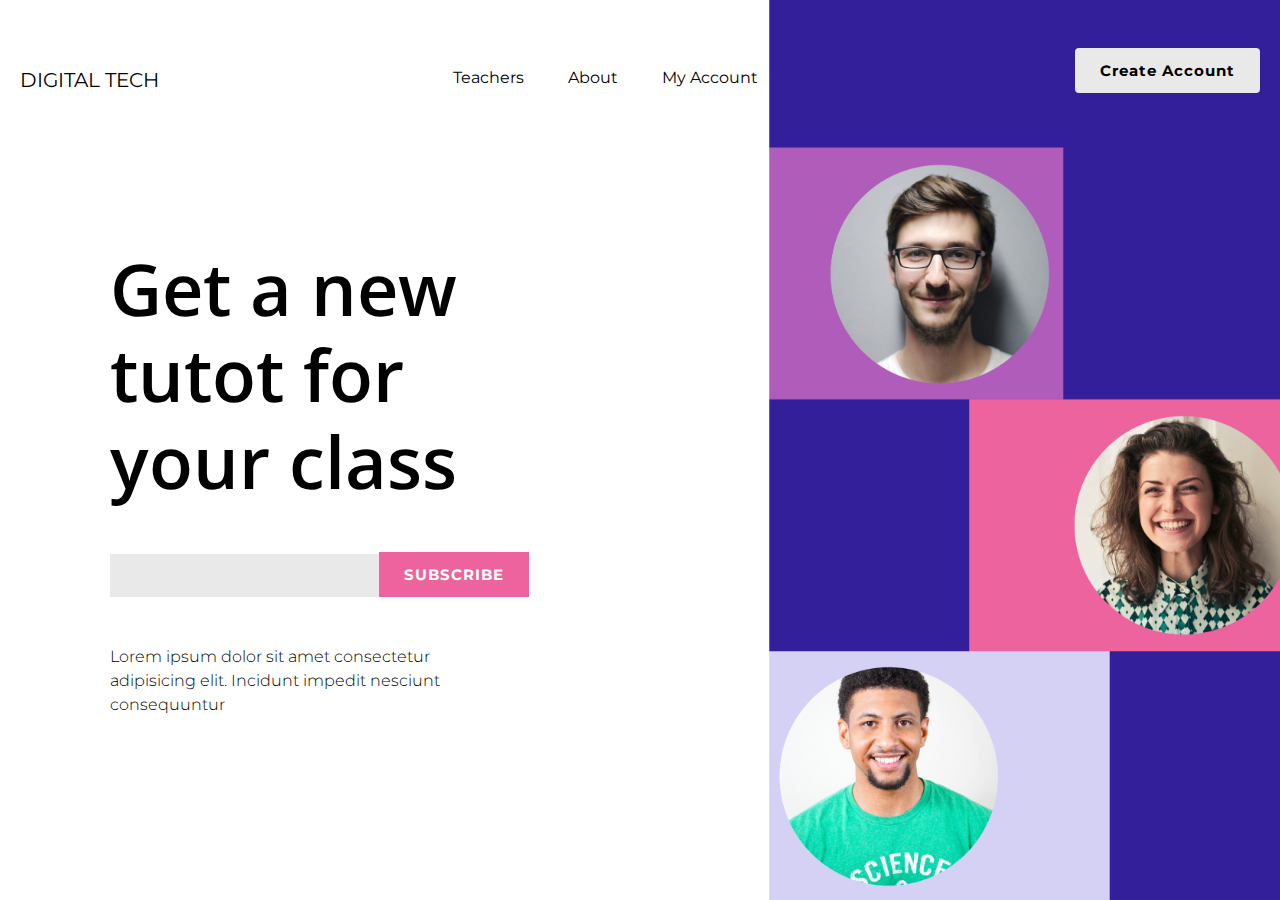
<file: index.html>
<!DOCTYPE html>
<html lang="en">
<head>
  <meta charset="UTF-8">
  <meta name="viewport" content="width=device-width, initial-scale=1.0">
  <link rel="stylesheet" href="https://use.fontawesome.com/releases/v5.6.1/css/all.css" integrity="sha384-gfdkjb5BdAXd+lj+gudLWI+BXq4IuLW5IT+brZEZsLFm++aCMlF1V92rMkPaX4PP" crossorigin="anonymous">
  <link rel="stylesheet" href="css/style.css">
  <title>Digital Teach | Welcome</title>
</head>
<body class="body-home">
  <header class="pt-5 pb-5">
    <div class="container">
      <div class="navbar-wrap">
        <div class="navbar-wrap-logo">
          <a class="large text-uppercase" href="index.html">Digital Tech</a>
        </div>
        <div class="navbar-wrap-menu">
          <ul>
            <li><a href="teachers.html">Teachers</a></li>
            <li><a href="about.html">About</a></li>
            <li><a href="login.html">My Account</a></li>
          </ul>
        </div>
        <div class="navbar-wrap-btn font-weight-normal">
          <a class="btn btn-gray" href="register.html">Create Account</a>
        </div>
      </div>
    </div>
  </header>

  <section id="home">
    <div class="container">
      <h1 class="display-3">Get a new<br>
      tutot for<br>
      your class<br></h1>
      <div class="subscribe mt-5 mb-5">
        <input class="form-control" type="text"><a class="btn btn-light text-uppercase" href="#">Subscribe</a>
      </div>
      <p>Lorem ipsum dolor sit amet consectetur adipisicing elit. Incidunt impedit nesciunt consequuntur</p>
    </div>
  </section>
</body>
</html>
</file>
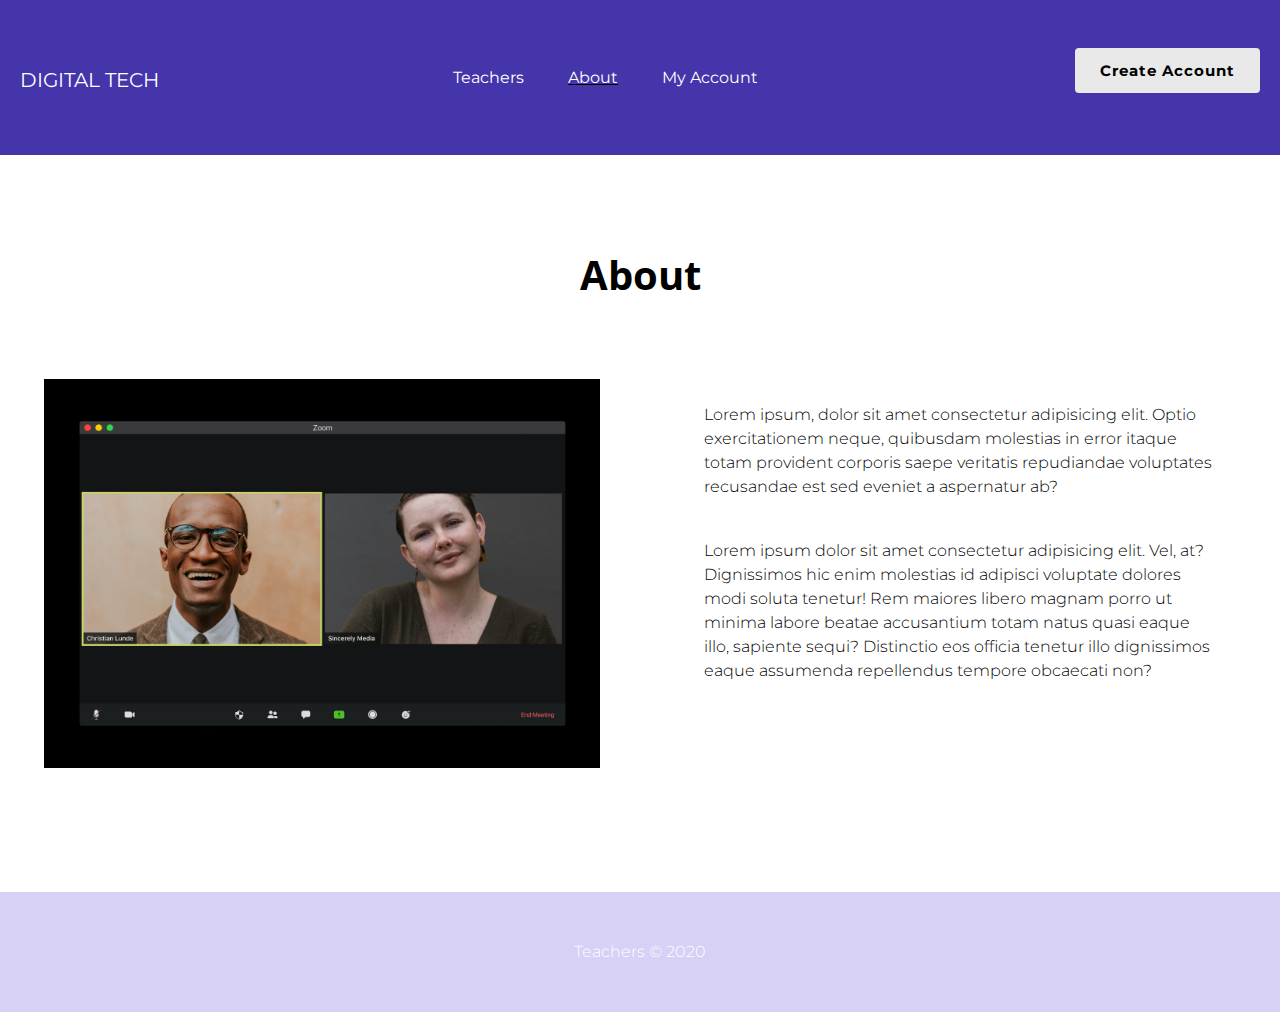
<file: about.html>
<!DOCTYPE html>
<html lang="en">
<head>
  <meta charset="UTF-8">
  <meta name="viewport" content="width=device-width, initial-scale=1.0">
  <link rel="stylesheet" href="https://use.fontawesome.com/releases/v5.6.1/css/all.css" integrity="sha384-gfdkjb5BdAXd+lj+gudLWI+BXq4IuLW5IT+brZEZsLFm++aCMlF1V92rMkPaX4PP" crossorigin="anonymous">
  <link rel="stylesheet" href="css/style.css">
  <title>Digital Teach | About</title>
</head>
<body>
  <header class="pt-5 pb-5 main-color">
    <div class="container">
      <div class="mainnavbar-wrap">
        <div class="mainnavbar-wrap-logo">
          <a class="large text-uppercase light-color" href="index.html">Digital Tech</a>
        </div>
        <div class="mainnavbar-wrap-menu">
          <ul>
            <li><a href="teachers.html">Teachers</a></li>
            <li class="current"><a href="about.html">About</a></li>
            <li><a href="login.html">My Account</a></li>
          </ul>
        </div>
        <div class="mainnavbar-wrap-btn">
          <a class="btn btn-gray" href="register.html">Create Account</a>
        </div>
      </div>
    </div>
  </header>

  <section id="about" class="pt-5 pb-5">
    <h1 class="font-weight-bold pt-5">About</h1>
    <div class="container pt-5 pb-5">
      <div class="about-wrap">
        <div class="about-wrap-box">
          <img class="p-4 w-100" src="img/about.jpg" alt="">
        </div>
        <div class="about-wrap-box p-5">
          <p class="pb-4">Lorem ipsum, dolor sit amet consectetur adipisicing elit. Optio exercitationem neque, quibusdam molestias in error itaque totam provident corporis saepe veritatis repudiandae voluptates recusandae est sed eveniet a aspernatur ab?</p>
          <p>Lorem ipsum dolor sit amet consectetur adipisicing elit. Vel, at? Dignissimos hic enim molestias id adipisci voluptate dolores modi soluta tenetur! Rem maiores libero magnam porro ut minima labore beatae accusantium totam natus quasi eaque illo, sapiente sequi? Distinctio eos officia tenetur illo dignissimos eaque assumenda repellendus tempore obcaecati non?</p>
        </div>
      </div>
    </div>
  </section>

  <footer id="mainfooter" class="text-center">
    <p class="p-5">Teachers &copy; 2020</p>
  </footer>
</body>
</html>
</file>
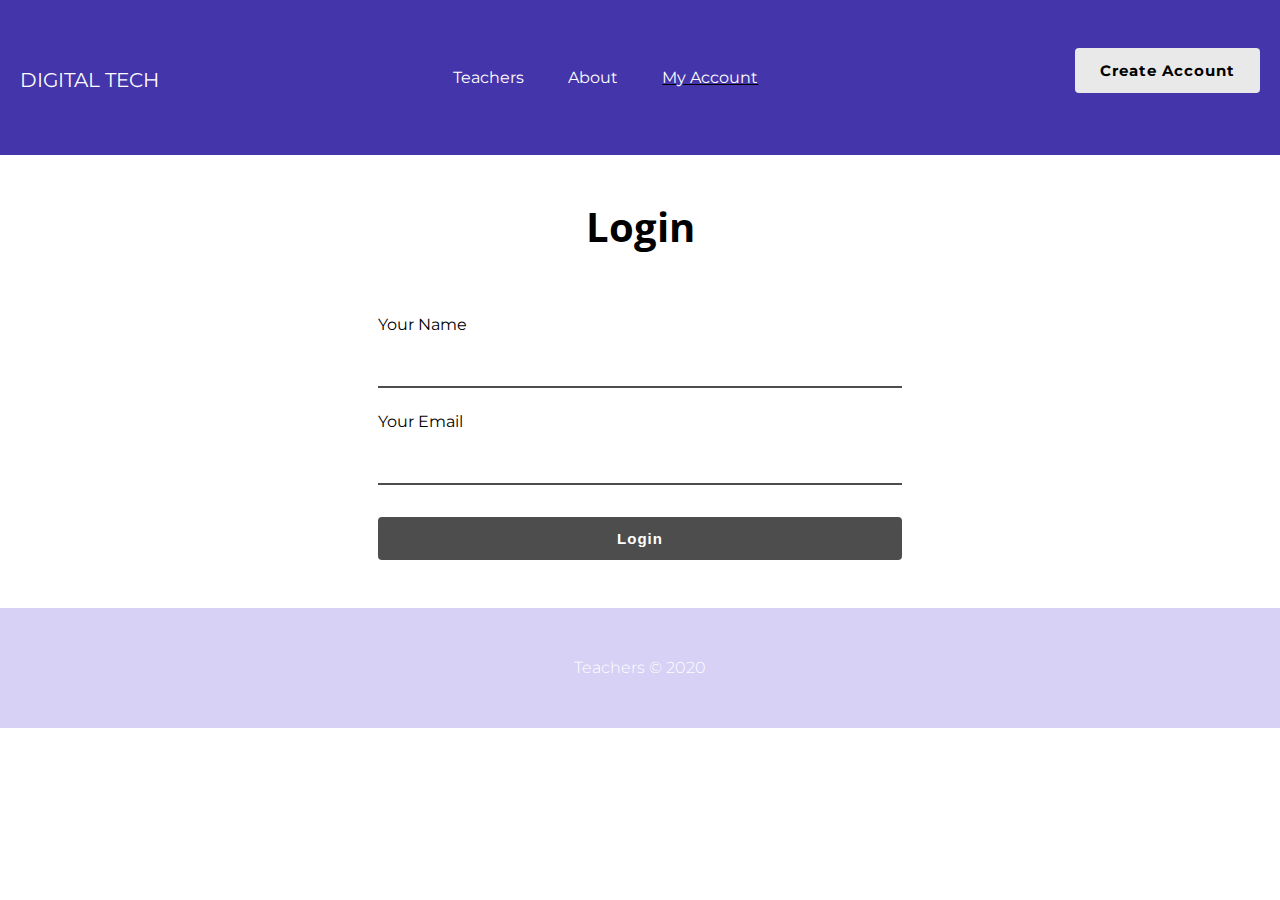
<file: login.html>
<!DOCTYPE html>
<html lang="en">
<head>
  <meta charset="UTF-8">
  <meta name="viewport" content="width=device-width, initial-scale=1.0">
  <link rel="stylesheet" href="https://use.fontawesome.com/releases/v5.6.1/css/all.css" integrity="sha384-gfdkjb5BdAXd+lj+gudLWI+BXq4IuLW5IT+brZEZsLFm++aCMlF1V92rMkPaX4PP" crossorigin="anonymous">
  <link rel="stylesheet" href="css/style.css">
  <title>Digital Teach | Login</title>
</head>
<body>
  <header class="pt-5 pb-5 main-color">
    <div class="container">
      <div class="mainnavbar-wrap">
        <div class="mainnavbar-wrap-logo">
          <a class="large text-uppercase light-color" href="index.html">Digital Tech</a>
        </div>
        <div class="mainnavbar-wrap-menu">
          <ul>
            <li><a href="teachers.html">Teachers</a></li>
            <li><a href="about.html">About</a></li>
            <li class="current"><a href="login.html">My Account</a></li>
          </ul>
        </div>
        <div class="mainnavbar-wrap-btn">
          <a class="btn btn-gray" href="register.html">Create Account</a>
        </div>
      </div>
    </div>
  </header>

  <section id="login">
    <div class="container">
      <h1 class="pt-5 font-weight-bold text-center">Login<h1></h1>
      <form action="" class="w-50 p-5 pb-5">
        <div class="form-group">
          <label for="name">Your Name</label>
          <input class="form-control" type="text">
        </div>
        <div class="form-group">
          <label for="email">Your Email</label>
          <input class="form-control" type="email">
        </div>
        <button class="btn btn-dark w-100 mt-3">Login</button>
      </form>
    </div>
  </section>

  <footer id="mainfooter" class="text-center">
    <p class="p-5">Teachers &copy; 2020</p>
  </footer>
</body>
</html>
</file>
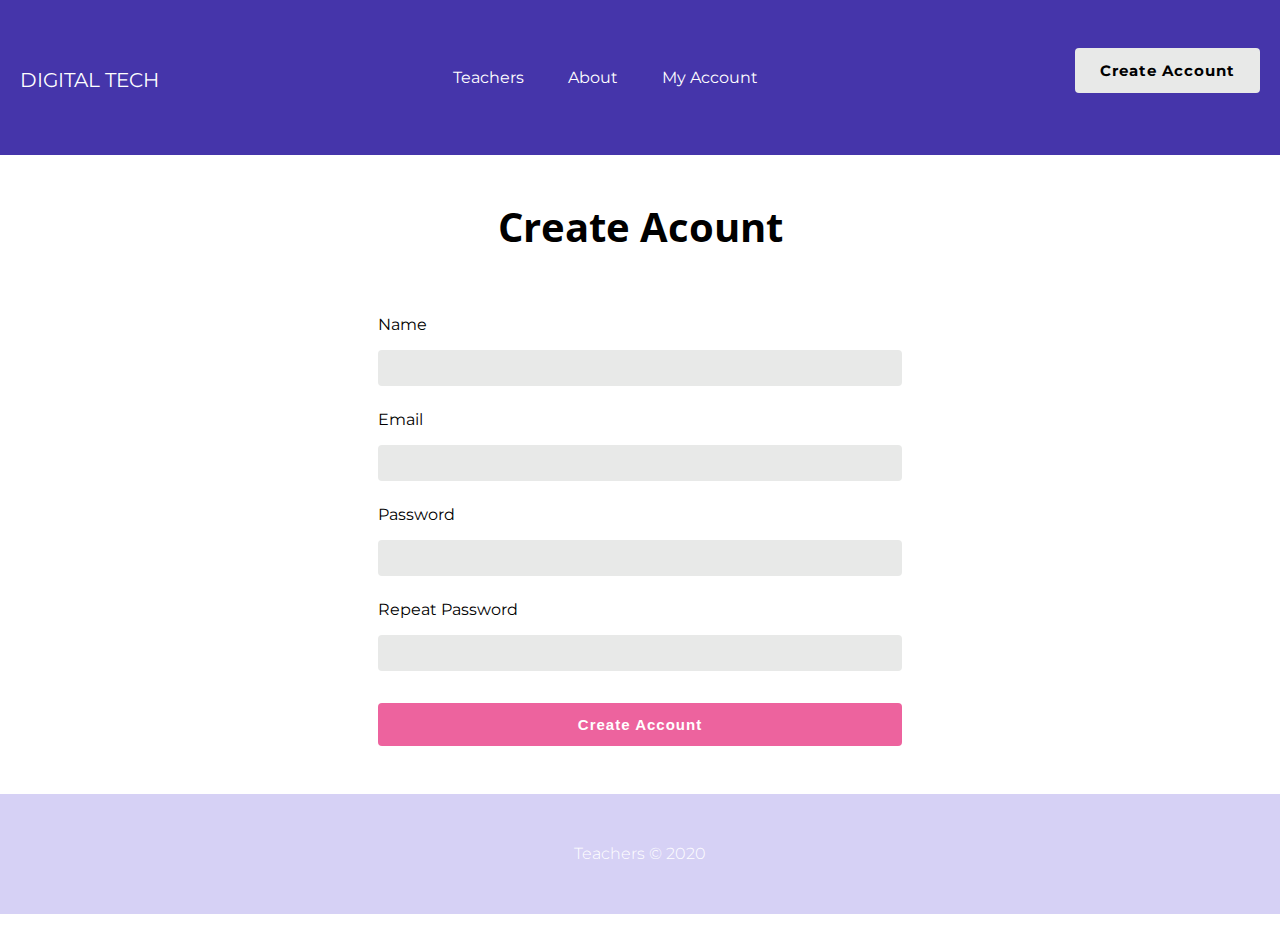
<file: register.html>
<!DOCTYPE html>
<html lang="en">
<head>
  <meta charset="UTF-8">
  <meta name="viewport" content="width=device-width, initial-scale=1.0">
  <link rel="stylesheet" href="https://use.fontawesome.com/releases/v5.6.1/css/all.css" integrity="sha384-gfdkjb5BdAXd+lj+gudLWI+BXq4IuLW5IT+brZEZsLFm++aCMlF1V92rMkPaX4PP" crossorigin="anonymous">
  <link rel="stylesheet" href="css/style.css">
  <title>Digital Teach | Create Account</title>
</head>
<body>
  <header class="pt-5 pb-5 main-color">
    <div class="container">
      <div class="mainnavbar-wrap">
        <div class="mainnavbar-wrap-logo">
          <a class="large text-uppercase light-color" href="index.html">Digital Tech</a>
        </div>
        <div class="mainnavbar-wrap-menu">
          <ul>
            <li><a href="teachers.html">Teachers</a></li>
            <li><a href="about.html">About</a></li>
            <li><a href="login.html">My Account</a></li>
          </ul>
        </div>
        <div class="mainnavbar-wrap-btn">
          <a class="btn btn-gray" href="register.html">Create Account</a>
        </div>
      </div>
    </div>
  </header>

  <section id="register">
    <div class="container">
      <h1 class="pt-5 font-weight-bold text-center">Create Acount<h1></h1>
      <form action="" class="w-50 p-5 pb-5">
        <div class="form-group">
          <label for="name">Name</label>
          <input class="form-control" type="text">
        </div>
        <div class="form-group">
          <label for="email">Email</label>
          <input class="form-control" type="email">
        </div>
        <div class="form-group">
          <label for="password">Password</label>
          <input class="form-control" type="password">
        </div>
        <div class="form-group">
          <label for="passwordControl">Repeat Password</label>
          <input class="form-control" type="text">
        </div>
        <button class="btn btn-light w-100 mt-3">Create Account</button>
      </form>
    </div>
  </section>

  <footer id="mainfooter" class="text-center">
    <p class="p-5">Teachers &copy; 2020</p>
  </footer>
</body>
</html>
</file>
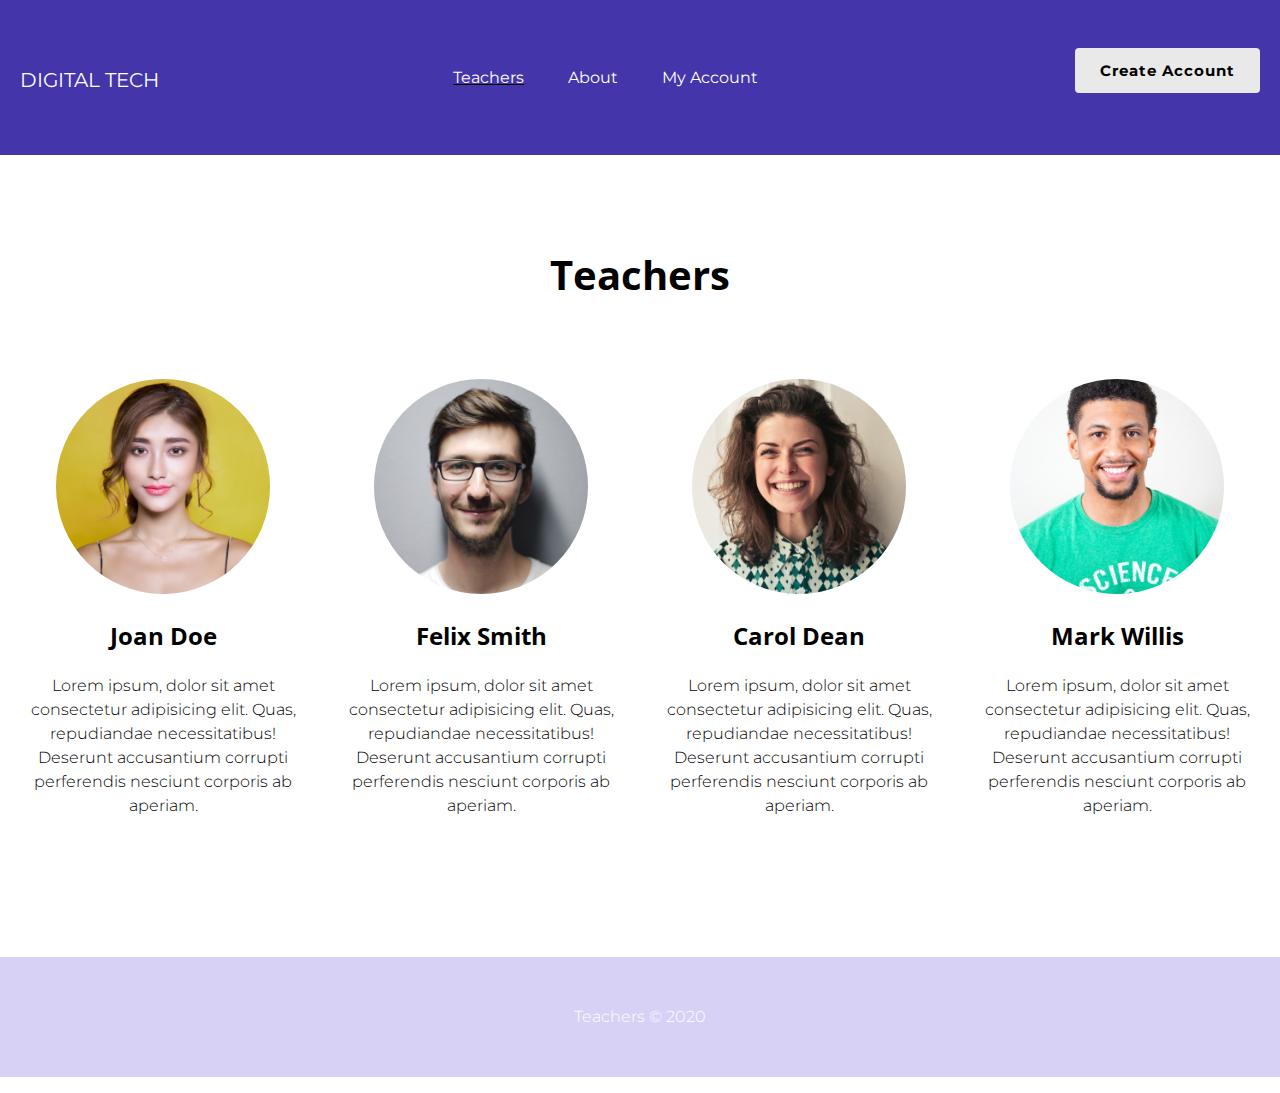
<file: teachers.html>
<!DOCTYPE html>
<html lang="en">
<head>
  <meta charset="UTF-8">
  <meta name="viewport" content="width=device-width, initial-scale=1.0">
  <link rel="stylesheet" href="https://use.fontawesome.com/releases/v5.6.1/css/all.css" integrity="sha384-gfdkjb5BdAXd+lj+gudLWI+BXq4IuLW5IT+brZEZsLFm++aCMlF1V92rMkPaX4PP" crossorigin="anonymous">
  <link rel="stylesheet" href="css/style.css">
  <title>Digital Teach | Teachers</title>
</head>
<body>
  <header class="pt-5 pb-5 main-color">
    <div class="container">
      <div class="mainnavbar-wrap">
        <div class="mainnavbar-wrap-logo">
          <a class="large text-uppercase light-color" href="index.html">Digital Tech</a>
        </div>
        <div class="mainnavbar-wrap-menu">
          <ul>
            <li class="current"><a href="teachers.html">Teachers</a></li>
            <li><a href="about.html">About</a></li>
            <li><a href="login.html">My Account</a></li>
          </ul>
        </div>
        <div class="mainnavbar-wrap-btn">
          <a class="btn btn-gray" href="register.html">Create Account</a>
        </div>
      </div>
    </div>
  </header>

  <section id="teachers" class="pt-5 pb-5">
    <h1 class="font-weight-bold pt-5">Teachers</h1>
    <div class="container pt-5 pb-5">
      <div class="teachers-wrap">
        <div class="teachers-wrap-box">
          <img class="mt-4 mb-4" src="img/us-1.jpg" alt="">
          <h4 class="font-weight-bold">Joan Doe</h4>
          <p class="mt-4 mb-4">Lorem ipsum, dolor sit amet consectetur adipisicing elit. Quas, repudiandae necessitatibus! Deserunt accusantium corrupti perferendis nesciunt corporis ab aperiam.</p>
          <div class="social">
            <a href="#"><i class="fab fa-linkedin-in p-2"></i></a>
            <a href="#"><i class="fab fa-twitter p-2"></i></a>
          </div>
        </div>
        <div class="teachers-wrap-box">
          <img class="mt-4 mb-4" src="img/us-2.jpg" alt="">
          <h4 class="font-weight-bold">Felix Smith</h4>
          <p class="mt-4 mb-4">Lorem ipsum, dolor sit amet consectetur adipisicing elit. Quas, repudiandae necessitatibus! Deserunt accusantium corrupti perferendis nesciunt corporis ab aperiam.</p>
          <div class="social">
            <a href="#"><i class="fab fa-linkedin-in p-2"></i></a>
            <a href="#"><i class="fab fa-twitter p-2"></i></a>
          </div>
        </div>
        <div class="teachers-wrap-box">
          <img class="mt-4 mb-4" src="img/us-3.jpg" alt="">
          <h4 class="font-weight-bold">Carol Dean</h4>
          <p class="mt-4 mb-4">Lorem ipsum, dolor sit amet consectetur adipisicing elit. Quas, repudiandae necessitatibus! Deserunt accusantium corrupti perferendis nesciunt corporis ab aperiam.</p>
          <div class="social">
            <a href="#"><i class="fab fa-linkedin-in p-2"></i></a>
            <a href="#"><i class="fab fa-twitter p-2"></i></a>
          </div>
        </div>
        <div class="teachers-wrap-box">
          <img class="mt-4 mb-4" src="img/us-4.jpg" alt="">
          <h4 class="font-weight-bold">Mark Willis</h4>
          <p class="mt-4 mb-4">Lorem ipsum, dolor sit amet consectetur adipisicing elit. Quas, repudiandae necessitatibus! Deserunt accusantium corrupti perferendis nesciunt corporis ab aperiam.</p>
          <div class="social">
            <a href="#"><i class="fab fa-linkedin-in p-2"></i></a>
            <a href="#"><i class="fab fa-twitter p-2"></i></a>
          </div>
        </div>
      </div>
    </div>
  </section>

  <footer id="mainfooter" class="text-center">
    <p class="p-5">Teachers &copy; 2020</p>
  </footer>
</body>
</html>
</file>
<file: css/style.css>
@import url("https://fonts.googleapis.com/css2?family=Open+Sans:wght@300;400;600;700;800&display=swap");
@import url("https://fonts.googleapis.com/css2?family=Montserrat:wght@300;400;700&display=swap");
.body-home {
  background: url("../img/background-home.png");
  background-repeat: no-repeat;
  background-position: center;
  background-size: cover;
  height: 100vh;
}

.navbar-wrap {
  display: grid;
  grid-template-columns: repeat(3, 1fr);
}
.navbar-wrap-logo {
  float: left;
  padding-top: 20px;
}
.navbar-wrap-menu ul {
  list-style: none;
}
.navbar-wrap-menu ul li {
  display: inline-block;
  text-align: center;
  padding: 20px;
}
.navbar-wrap-menu ul li a:hover {
  text-decoration: underline;
}
.navbar-wrap-btn {
  text-align: right;
}

#home {
  padding: 90px;
}
#home h1 {
  font-weight: 600;
}
#home .subscribe input {
  padding: 13px 45px;
  border: 1px solid #e8e9e8;
  background: #e8e9e8;
}
#home .subscribe a {
  border-radius: 0;
}
#home p {
  width: 35%;
}

.main-color {
  background: #4535aa;
}

.current {
  text-decoration: underline;
}

.mainnavbar-wrap {
  display: grid;
  grid-template-columns: repeat(3, 1fr);
}
.mainnavbar-wrap-logo {
  float: left;
  padding-top: 20px;
}
.mainnavbar-wrap-logo a,
.mainnavbar-wrap-logo a:visited {
  color: #fff;
}
.mainnavbar-wrap-menu a,
.mainnavbar-wrap-menu a:visited {
  color: #fff;
}
.mainnavbar-wrap-menu ul {
  list-style: none;
}
.mainnavbar-wrap-menu ul li {
  display: inline-block;
  text-align: center;
  padding: 20px;
}
.mainnavbar-wrap-menu ul li a:hover {
  text-decoration: underline;
}
.mainnavbar-wrap-btn {
  text-align: right;
}
.mainnavbar-wrap-btn a {
  color: #000;
}

#teachers {
  text-align: center;
}
#teachers .teachers-wrap {
  display: grid;
  grid-template-columns: repeat(4, 1fr);
  grid-gap: 2em;
}
#teachers .teachers-wrap img {
  width: 75%;
  border-radius: 50%;
}

#about {
  text-align: center;
}
#about .about-wrap {
  display: grid;
  grid-template-columns: 1fr 1fr;
  grid-gap: 2em;
  text-align: left;
}

#register form {
  display: block;
  margin: 0 auto;
}
#register form input {
  background: #e8e9e8;
  border: 0;
}

#login form {
  display: block;
  margin: 0 auto;
}
#login form input {
  border: 0;
  border-radius: 0;
  border-bottom: 2px solid #4d4d4d;
}

#mainfooter {
  background: #d6d1f5;
  color: #fff;
}

@media only screen and (max-width: 768px) {
  .navbar-wrap {
    text-align: center;
    grid-template-columns: 1fr;
  }
  .navbar-wrap-logo {
    float: none;
  }
  .navbar-wrap-menu ul {
    padding-top: 10px;
  }
  .navbar-wrap-menu ul li {
    display: block;
    text-align: center;
    padding: 10px;
  }
  .navbar-wrap-btn {
    text-align: none;
    display: block;
    margin: 0 auto;
    margin-top: 10px;
  }

  #home {
    height: 100%;
    padding: 20px;
    text-align: center;
  }
  #home p {
    width: 100%;
  }

  .mainnavbar-wrap {
    text-align: center;
    grid-template-columns: 1fr;
  }
  .mainnavbar-wrap-logo {
    float: none;
  }
  .mainnavbar-wrap-menu ul {
    padding-top: 10px;
  }
  .mainnavbar-wrap-menu ul li {
    display: block;
    text-align: center;
    padding: 10px;
  }
  .mainnavbar-wrap-btn {
    text-align: none;
    display: block;
    margin: 0 auto;
    margin-top: 10px;
  }

  #teachers .teachers-wrap {
    grid-template-columns: 1fr;
  }
  #teachers .teachers-wrap img {
    width: 50%;
  }

  #about .about-wrap {
    grid-template-columns: 1fr;
    text-align: center;
  }

  #register form {
    width: 100%;
  }

  #login form {
    width: 100%;
  }
}
* {
  padding: 0;
  margin: 0;
  box-sizing: border-box;
}

body,
html {
  font-family: "Montserrat", sans-serif;
}

h1 {
  font-size: 2.5rem;
}

h2 {
  font-size: 2rem;
}

h3 {
  font-size: 1.75rem;
}

h4 {
  font-size: 1.5rem;
}

h5 {
  font-size: 1.25rem;
}

h6 {
  font-size: 1rem;
}

h1,
h2,
h3,
h4,
h5,
h6 {
  font-family: "Open Sans", sans-serif;
  margin-bottom: 0.5rem;
  font-weight: 300;
  line-height: 1.2;
}

p {
  margin-top: 0;
  margin-bottom: 1rem;
  font-size: 1rem;
  font-weight: 300;
  line-height: 1.5;
}

a {
  text-decoration: none;
  color: #000;
}

a:visted {
  color: #000;
}

.large {
  font-size: 1.25rem;
}

.small {
  font-size: 0.8rem;
}

.display-1 {
  font-size: 6rem;
}

.display-2 {
  font-size: 5.5rem;
}

.display-3 {
  font-size: 4.5rem;
}

.display-4 {
  font-size: 3.5rem;
}

.display-1,
.display-2,
.display-3,
.display-4 {
  font-weight: 300;
  line-height: 1.2;
}

.font-weight-bold {
  font-weight: bold;
}

.font-weight-light {
  font-weight: lighter;
}

.font-weight-normal {
  font-weight: normal;
}

.text-lowercase {
  text-transform: lowercase;
}

.text-uppercase {
  text-transform: uppercase;
}

.text-capitalize {
  text-transform: capitalize;
}

.text-justify {
  text-align: justify;
}

.text-left {
  text-align: left;
}

.text-center {
  text-align: center;
}

.text-right {
  text-align: right;
}

.container {
  margin: auto;
  max-width: 1300px;
  overflow: auto;
  padding: 0 20px;
}

.m-0 {
  margin: 0;
}

.m-1 {
  margin: 0.25rem;
}

.m-2 {
  margin: 0.5rem;
}

.m-3 {
  margin: 1rem;
}

.m-4 {
  margin: 1.5rem;
}

.m-5 {
  margin: 3rem;
}

.mt-0 {
  margin-top: 0;
}

.mt-1 {
  margin-top: 0.25rem;
}

.mt-2 {
  margin-top: 0.5rem;
}

.mt-3 {
  margin-top: 1rem;
}

.mt-4 {
  margin-top: 1.5rem;
}

.mt-5 {
  margin-top: 3rem;
}

.mr-0 {
  margin-right: 0;
}

.mr-1 {
  margin-right: 0.25rem;
}

.mr-2 {
  margin-right: 0.5rem;
}

.mr-3 {
  margin-right: 1rem;
}

.mr-4 {
  margin-right: 1.5rem;
}

.mr-5 {
  margin-right: 3rem;
}

.mb-0 {
  margin-bottom: 0;
}

.mb-1 {
  margin-bottom: 0.25rem;
}

.mb-2 {
  margin-bottom: 0.5rem;
}

.mb-3 {
  margin-bottom: 1rem;
}

.mb-4 {
  margin-bottom: 1.5rem;
}

.mb-5 {
  margin-bottom: 3rem;
}

.ml-0 {
  margin-left: 0;
}

.ml-1 {
  margin-left: 0.25rem;
}

.ml-2 {
  margin-left: 0.5rem;
}

.ml-3 {
  margin-left: 1rem;
}

.ml-4 {
  margin-left: 1.5rem;
}

.ml-5 {
  margin-left: 3rem;
}

.p-0 {
  padding: 0;
}

.p-1 {
  padding: 0.25rem;
}

.p-2 {
  padding: 0.5rem;
}

.p-3 {
  padding: 1rem;
}

.p-4 {
  padding: 1.5rem;
}

.p-5 {
  padding: 3rem;
}

.pt-0 {
  padding-top: 0;
}

.pt-1 {
  padding-top: 0.25rem;
}

.pt-2 {
  padding-top: 0.5rem;
}

.pt-3 {
  padding-top: 1rem;
}

.pt-4 {
  padding-top: 1.5rem;
}

.pt-5 {
  padding-top: 3rem;
}

.pr-0 {
  padding-right: 0;
}

.pr-1 {
  padding-right: 0.25rem;
}

.pr-2 {
  padding-right: 0.5rem;
}

.pr-3 {
  padding-right: 1rem;
}

.pr-4 {
  padding-right: 1.5rem;
}

.pr-5 {
  padding-right: 3rem;
}

.pb-0 {
  padding-bottom: 0;
}

.pb-1 {
  padding-bottom: 0.25rem;
}

.pb-2 {
  padding-bottom: 0.5rem;
}

.pb-3 {
  padding-bottom: 1rem;
}

.pb-4 {
  padding-bottom: 1.5rem;
}

.pb-5 {
  padding-bottom: 3rem;
}

.pl-0 {
  padding-left: 0;
}

.pl-1 {
  padding-left: 0.25rem;
}

.pl-2 {
  padding-left: 0.5rem;
}

.pl-3 {
  padding-left: 1rem;
}

.pl-4 {
  padding-left: 1.5rem;
}

.pl-5 {
  padding-left: 3rem;
}

.w-25 {
  width: 25%;
}

.w-50 {
  width: 50%;
}

.w-75 {
  width: 75%;
}

.w-100 {
  width: 100%;
}

.w-auto {
  width: auto;
}

.h-25 {
  height: 25%;
}

.h-50 {
  height: 50%;
}

.h-75 {
  height: 75%;
}

.h-100 {
  height: 100%;
}

.h-auto {
  height: auto;
}

.btn-outline, .btn-gray, .btn-dark, .btn-light {
  display: inline-block;
  font-size: 15px;
  padding: 13px 25px;
  border: none;
  cursor: pointer;
  font-weight: bold;
  letter-spacing: 1px;
  border-radius: 4px;
}
.btn-outline:hover, .btn-gray:hover, .btn-dark:hover, .btn-light:hover {
  transform: scale(0.98);
}

.btn-light {
  background: #ed639e;
  color: #fff;
}
.btn-light:hover {
  background: #f291ba;
}

.btn-dark {
  background: #4d4d4d;
  color: #fff;
}
.btn-dark:hover {
  background: #676767;
}

.btn-gray {
  background: #e8e9e8;
  color: #000;
}
.btn-gray:hover {
  background: white;
}

.btn-outline {
  background: #fff;
  color: #4535aa;
  font-weight: bold;
  border: 2px solid #4535aa;
}
.btn-outline:hover {
  background: #5c4bc7;
  color: #fff;
}

form label {
  display: inline-block;
  margin-bottom: 1rem;
  margin-top: 0.5rem;
}
form .form-group {
  margin-bottom: 1rem;
}
form .form-control {
  display: block;
  width: 100%;
  padding: 0.375rem 0.7rem;
  font-size: 1rem;
  line-height: 1.5;
  background-color: #fff;
  background-clip: padding-box;
  border: 1px solid #ced4da;
  border-radius: 0.25rem;
}

/*# sourceMappingURL=style.css.map */
</file>
